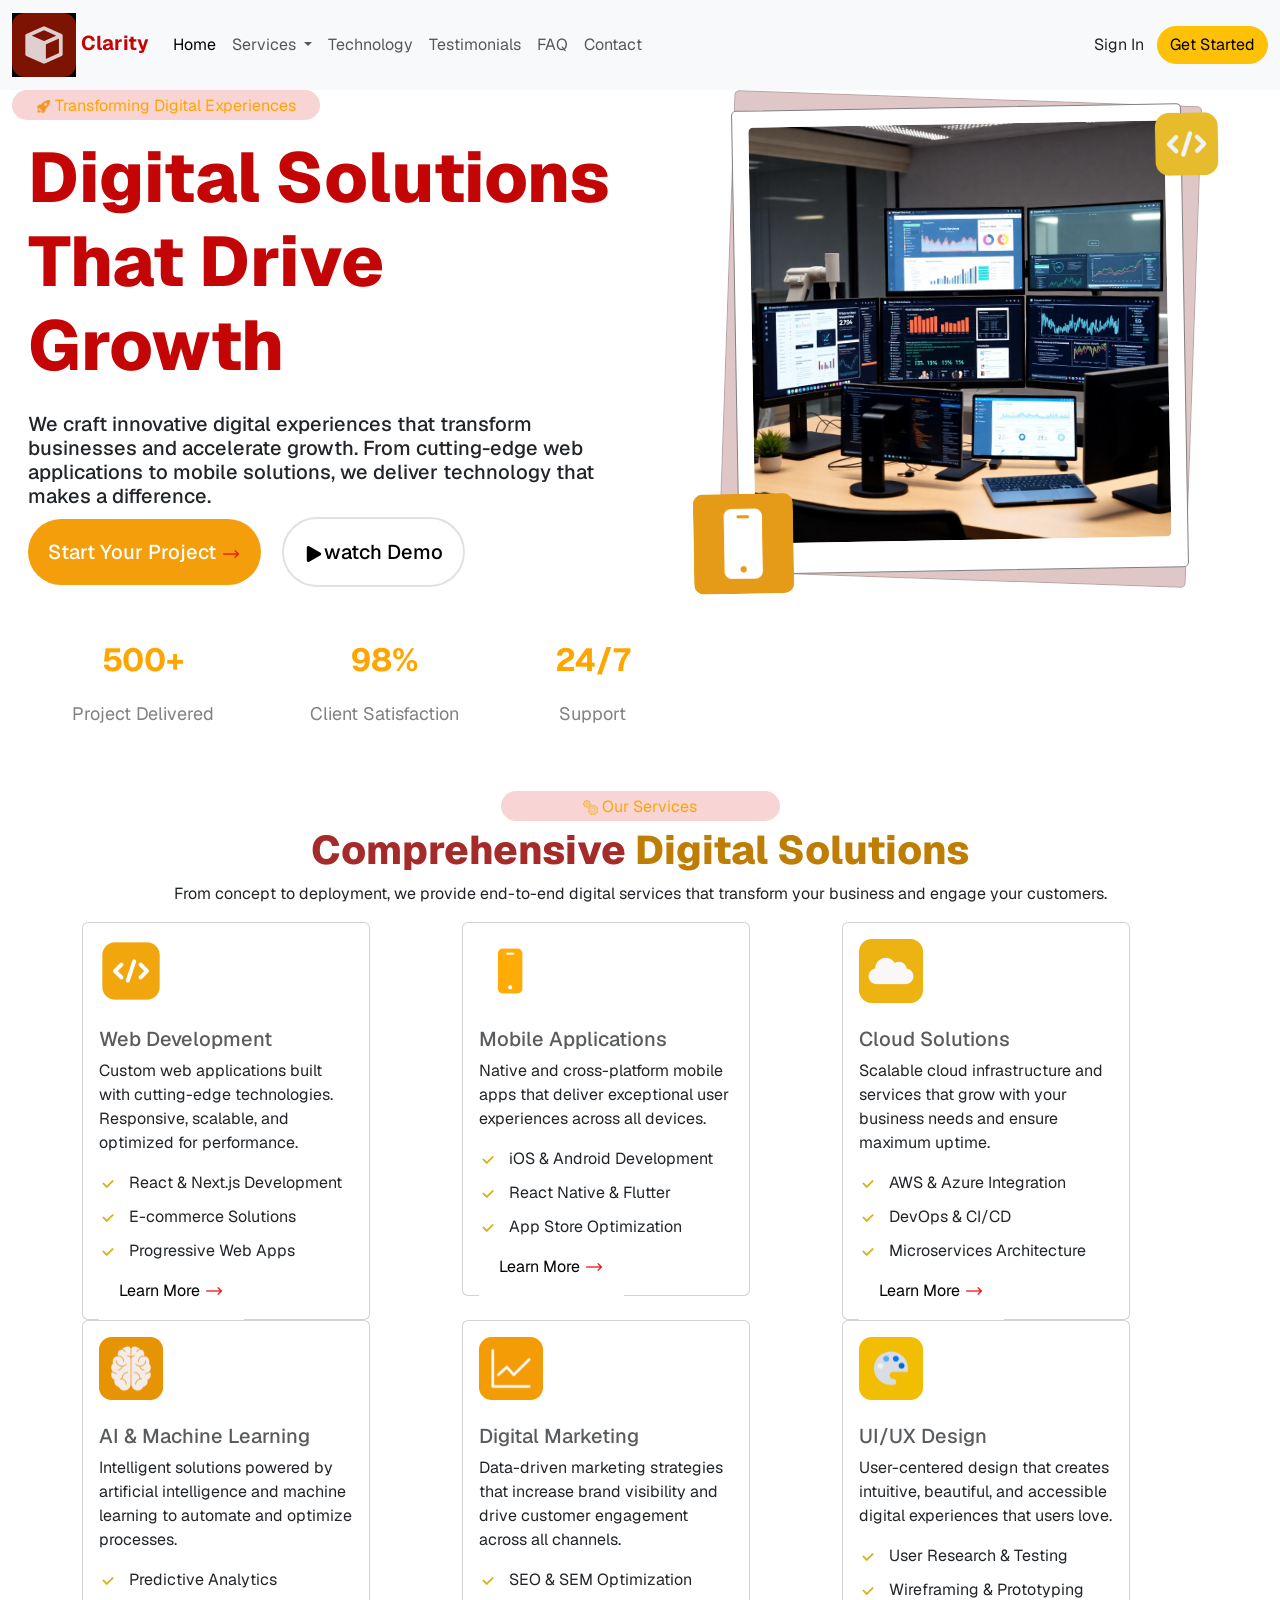
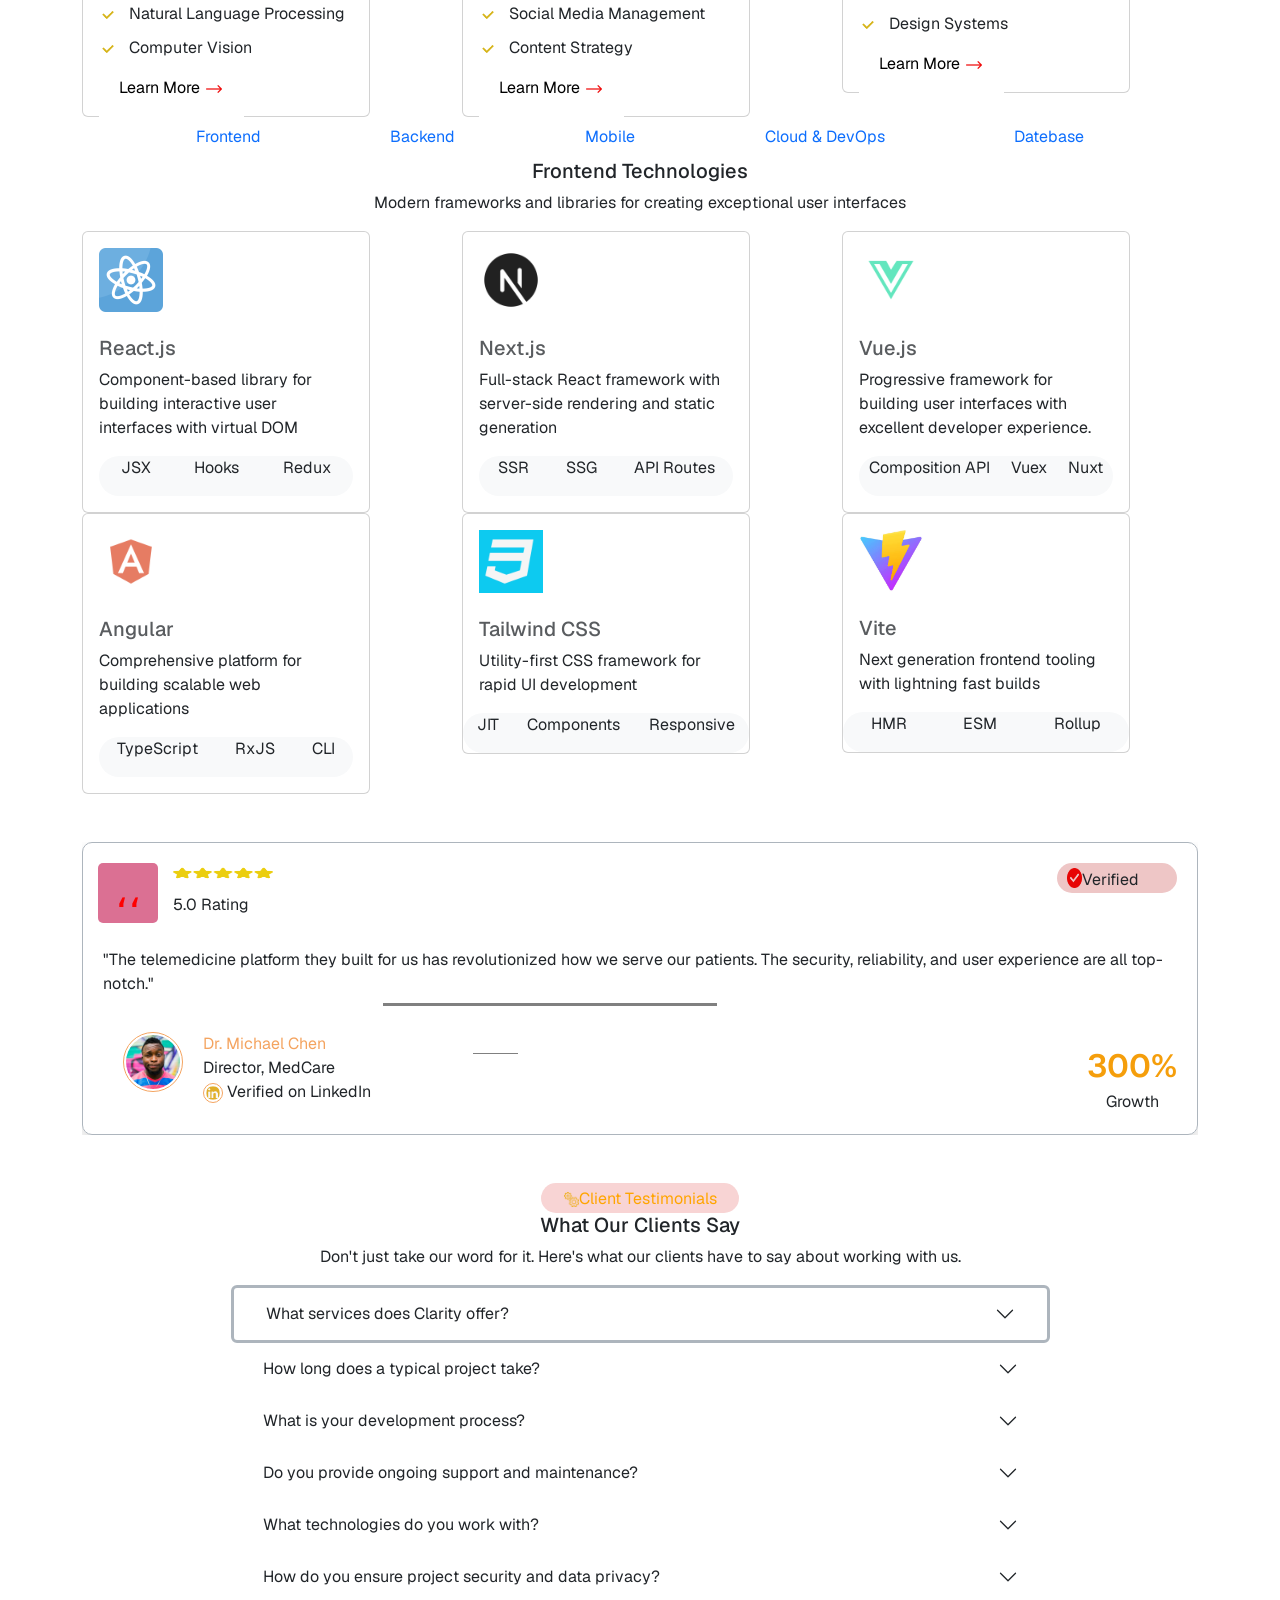
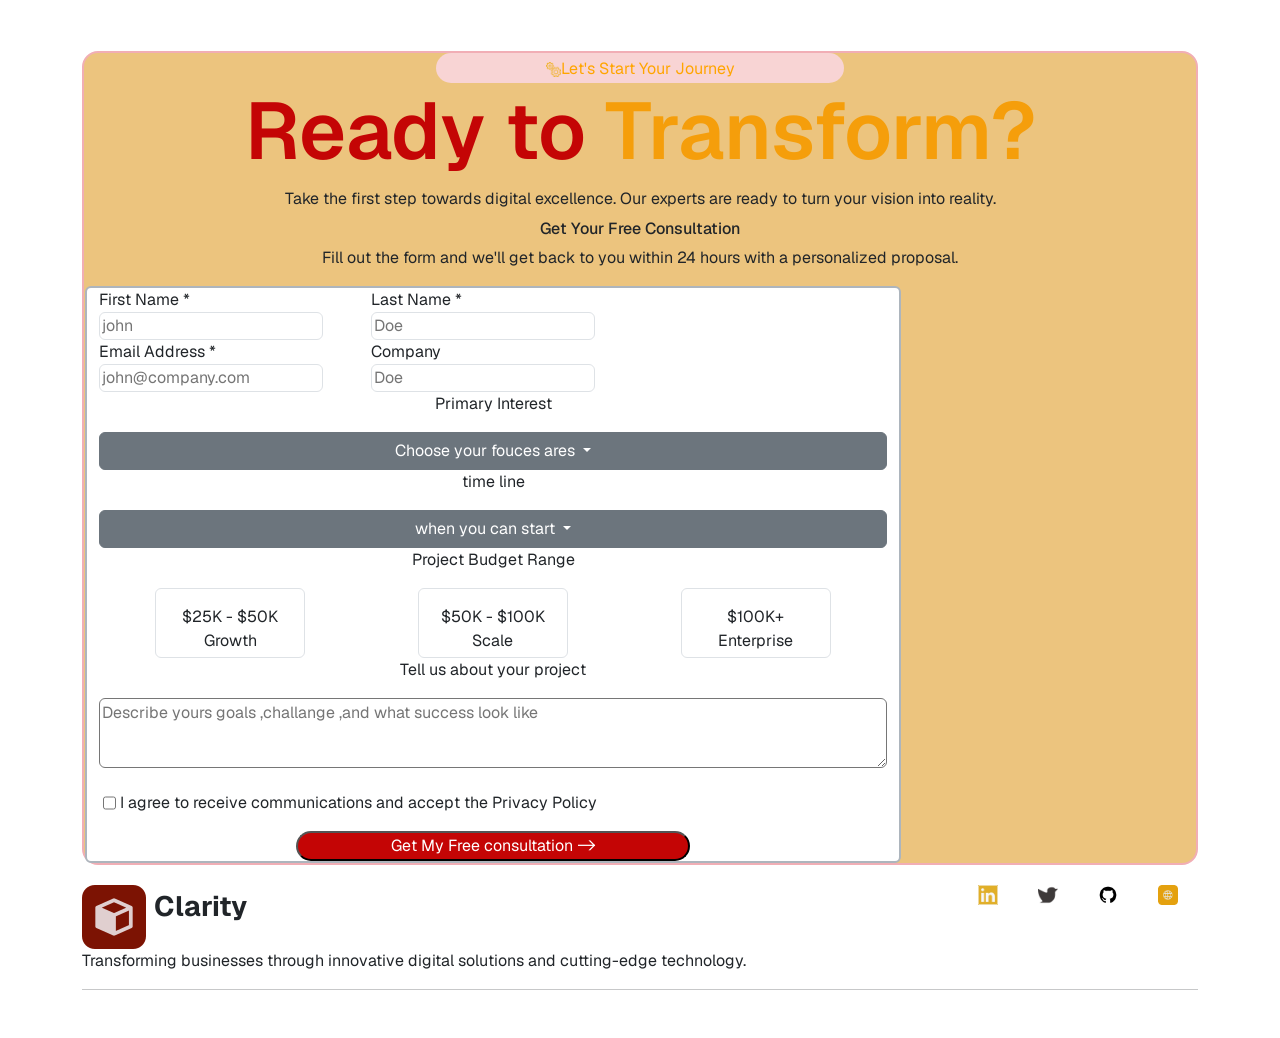
<file: index.html>
<!DOCTYPE html>
<html lang="en">
<head>
    <meta charset="UTF-8">
    <meta name="viewport" content="width=device-width, initial-scale=1.0">
    <link rel="stylesheet" href="bootstrap.css">
    <link rel="stylesheet" href="bootstrap.min.css">
        <link rel="stylesheet" href="style.css">
     <link rel="icon" href="./icon/store.png">
    <title>Clarity-Digital Solutions platform</title>
</head>
<body>
<nav class="navbar navbar-expand-lg bg-body-tertiary">
  <div class="container-fluid">
    <a class="title-f fw-bolder navbar-brand" href="#">
        <img src="./icon/3d (1).png" alt="" srcset="" class="bg-black">
        Clarity</a>
    
    <div class="collapse navbar-collapse" id="navbarSupportedContent">
      <ul class="navbar-nav me-auto mb-2 mb-lg-0">
        <li class="nav-item">
          <a class="nav-link active" aria-current="page" href="#Home" >Home</a>
        </li>
    <li class="nav-item dropdown">

    <a class="nav-link dropdown-toggle"
        href="#"
        role="button"
        data-bs-toggle="dropdown"
        aria-expanded="false">
        Services
    </a>

    <div class="dropdown-menu p-4 shadow border-0" style="min-width:750px;">

        <div class="row">

            <div class="col-md-4 hovera">

                <h5 class="title-f fw-bold mb-3">Development</h5>

                <a href="#" class="text-decoration-none text-dark d-flex mb-3">
                    <img src="./icon/coding.png"
                        class="bg-danger-subtle rounded p-2 me-3"
                        width="50">

                    <div>
                        <h6 class="mb-1">Web Development</h6>
                        <small class="text-muted">
                            Custom web applications & websites
                        </small>
                    </div>
                </a>

                <a href="#" class="text-decoration-none text-dark d-flex mb-3">
                    <img src="./icon/iphone (1).png"
                        class="bg-danger-subtle rounded p-2 me-3"
                        width="50">

                    <div>
                        <h6 class="mb-1">Mobile Apps</h6>
                        <small class="text-muted">
                            iOS & Android native apps
                        </small>
                    </div>
                </a>

                <a href="#" class="text-decoration-none text-dark d-flex">
                    <img src="./icon/color (1).png"
                        class="bg-danger-subtle rounded p-2 me-3"
                        width="50">

                    <div>
                        <h6 class="mb-1">UI / UX Design</h6>
                        <small class="text-muted">
                            User-centered design solutions
                        </small>
                    </div>
                </a>

            </div>

            <div class="col-md-4">

                <h6 class="title-f fw-bold mb-3">Infrastructure & AI</h6>

                <a href="#" class="text-decoration-none text-dark d-flex mb-3">
                    <img src="./icon/cloud.png"
                        class="bg-danger-subtle rounded p-2 me-3"
                        width="50">

                    <div>
                        <h6 class="mb-1">Cloud Solutions</h6>
                        <small class="text-muted">
                            Scalable cloud infrastructure
                        </small>
                    </div>
                </a>

                <a href="#" class="text-decoration-none text-dark d-flex mb-3">
                    <img src="./icon/brainstorm.png"
                        class="bg-danger-subtle rounded p-2 me-3"
                        width="50">

                    <div>
                        <h6 class="mb-1">AI & Machine Learning</h6>
                        <small class="text-muted">
                            Intelligent automation solutions
                        </small>
                    </div>
                </a>

                <a href="#" class="text-decoration-none text-dark d-flex">
                    <img src="./icon/data-base.png"
                        class="bg-danger-subtle rounded p-2 me-3"
                        width="50">

                    <div>
                        <h6 class="mb-1">Data Solutions</h6>
                        <small class="text-muted">
                            Database & analytics platforms
                        </small>
                    </div>
                </a>

            </div>

                        <div class="col-md-4">

                <h6 class="title-f fw-bold mb-3">Marketing</h6>

                <a href="#" class="text-decoration-none text-dark d-flex mb-3">
                    <img src="./icon/chart.png"
                        class="bg-danger-subtle rounded p-2 me-3"
                        width="50">

                    <div>
                        <h6 class="mb-1">Digital Marketing</h6>
                        <small class="text-muted">
                            SEO,SEM & social madia
                        </small>
                    </div>
                </a>

                <a href="#" class="text-decoration-none text-dark d-flex mb-3">
                    <img src="./icon/megaphone.png"
                        class="bg-danger-subtle rounded p-2 me-3"
                        width="50">

                    <div>
                        <h6 class="mb-1">Content Strategy</h6>
                        <small class="text-muted">
                            Engaging content creation
                        </small>
                    </div>
                </a>

                <a href="#" class=" text-decoration-none text-dark ">
                    

                    <div  class="carddec rounded-2" >
                        <h6 class="mb-1">Need help choosing? </h6>
                        <small class="text-muted">
                         Talk to our experts to find the perfect solution for your business.

                        </small>
                        <a href="" class="text-decoration-none">Contant us <img src="./icon/right-arrow (1).png" alt="" srcset="" width="20px"></a>
                    </div>
                </a>

            </div>

        </div>
        
    </div>

    

</li>
      
        </li>
            <li class="nav-item">
          <a class="nav-link" href="#">Technology</a>
        </li>
            <li class="nav-item">
          <a class="nav-link" href="#Testimonials">Testimonials</a>
        </li>
            <li class="nav-item">
          <a class="nav-link" href="#">FAQ</a>
        </li>
            <li class="nav-item">
          <a class="nav-link" href="#">Contact</a>
        </li>
     
      </ul>
      <form class="d-flex">
       <button class="btn btn2 " type="submit">Sign In</button>
        <button class="btn btn-warning rounded-pill  " type="submit">Get Started</button>
      </form>
    </div>
  </div>
</nav>

<div class="container-fluid">

    <div class="row h-100 ">
      <!--left section-->

    <div class="col  col-sm-12  col-lg-6  ">
        <div class="colstic rounded-pill ">
            <img src="./icon/rocket.png" alt="">
            Transforming Digital Experiences</div>

        <div class="card h-100 border border-0 bg-body">
           <div class="card-body  ">
          <h5 class="card-title">Digital Solutions That Drive Growth<h5>
          <p class="card-text py-3">We craft innovative digital experiences that transform businesses and accelerate growth. From cutting-edge web applications to mobile solutions, we deliver technology that makes a difference.</p>
          <a href="#" class="card-link rounded-pill ">Start Your Project <img src="./icon/right-arrow (1).png" alt="" srcset="" ></a>
          <a href="#" class="card-link rounded-pill  border border-2">
            <img src="/icon/play-button-arrowhead.png" alt="" srcset="">watch Demo
          </a>
  </div>
</div>
    </div>
    <!--right section-->
        <div class="fristcard col  col-sm-12  col-lg-6 p-2">
            <div class="pic  pic-1 "><img src="./icon/code (2).png" alt="" srcset=""></div>
            

           <div class="cardback card  h-100 w-75 p-2 ">
             
             
               <div class="topcard bg-white h-100 p-3">  <img src="/img/hero-img-sGwnWbTh.png" class="card-img" alt="..." > </div>
            </div>

            <div class="pic  pic-2"><img src="/icon/iphone (3).png" alt="" srcset=""></div>
        </div>
        <div class="d-flex my-auto g-5"> 
            <div class="colorp p-5 text-center">
                <p>500+</p>
                <p>Project Delivered</p>
            </div>
            <div class="colorp p-5 text-center">
                <p>98%</p>
                <p>Client Satisfaction</p>
            </div>
            <div class="colorp p-5 text-center">
                <p>24/7</p>
                <p>Support</p>
            </div>
        </div>
</div>

<div class="container text-center">
    <div class="colstic rounded-pill mx-auto w-25 ">
        <img src="./icon/settings.png" alt="">
        Our Services
</div>
<h4><span>Comprehensive</span> Digital Solutions
</h4>
<p class="border-light">From concept to deployment, we provide end-to-end digital services that transform your business and engage your customers.
</p>

<div class="row">
    <div class="col  col-sm-12 col-lg-4">
        <div class="card-ser card" style="width: 18rem;">
             <div class="salutioncard card-body text-start">
                    <img src="./icon/code.png" alt="" srcset="" class="w-25">
                    <h5 class="card-subtitle mb-2 text-body-secondary my-4 ">Web Development</h5>
                         <p class="card-text">Custom web applications built with cutting-edge technologies. Responsive, scalable, and optimized for performance.</p>
                         <ul>
                         <li >React & Next.js Development</li>
                         <li>E-commerce Solutions</li>
                         <li>Progressive Web Apps</li>

                         </ul>
                        <a href="#" class="card-link">
                            
                            Learn More
                        <img src="./icon/right-arrow (1).png" alt="">
                        </a>
  </div>
  
</div>
    </div>
        <div class="col  col-sm-12 col-lg-4">
        <div class="card-ser card" style="width: 18rem;">
             <div class="salutioncard card-body text-start">
                    <img src="./icon/iphone (2).png" alt="" srcset="" class="w-25">
                    <h5 class="card-subtitle mb-2 text-body-secondary my-4 ">Mobile Applications</h5>
                         <p class="card-text">Native and cross-platform mobile apps that deliver exceptional user experiences across all devices.</p>
                         <ul>
                         <li >iOS & Android Development</li>
                         <li>React Native & Flutter</li>
                         <li>App Store Optimization</li>

                         </ul>
                        <a href="#" class="card-link">
                            
                            Learn More
                        <img src="./icon/right-arrow (1).png" alt="">
                        </a>
  </div>
  
</div>
    </div>
           <div class="col  col-sm-12 col-lg-4">
        <div class="card-ser card" style="width: 18rem;">
             <div class="salutioncard card-body text-start">
                    <img src="./icon/cloud (2).png" alt="" srcset="" class="w-25">
                    <h5 class="card-subtitle mb-2 text-body-secondary my-4 ">Cloud Solutions</h5>
                         <p class="card-text">Scalable cloud infrastructure and services that grow with your business needs and ensure maximum uptime.

</p>
                         <ul>
                         <li >AWS & Azure Integration</li>
                         <li>DevOps & CI/CD</li>
                         <li>Microservices Architecture</li>

                         </ul>
                        <a href="#" class="card-link">
                            
                            Learn More
                        <img src="./icon/right-arrow (1).png" alt="">
                        </a>
  </div>
  
</div>
    </div>
</div>
<div class="row">
    <div class="col  col-sm-12 col-lg-4">
        <div class="card-ser card" style="width: 18rem;">
             <div class="salutioncard card-body text-start">
                    <img src="./icon/brain.png" alt="" srcset="" class="w-25">
                    <h5 class="card-subtitle mb-2 text-body-secondary my-4 ">AI & Machine Learning</h5>
                         <p class="card-text">Intelligent solutions powered by artificial intelligence and machine learning to automate and optimize processes.

</p>
                         <ul>
                         <li >Predictive Analytics</li>
                         <li>Natural Language Processing</li>
                         <li>Computer Vision</li>

                         </ul>
                        <a href="#" class="card-link">
                            
                            Learn More
                        <img src="./icon/right-arrow (1).png" alt="">
                        </a>
  </div>
  
</div>
    </div>
        <div class="col  col-sm-12 col-lg-4">
        <div class="card-ser card" style="width: 18rem;">
             <div class="salutioncard card-body text-start">
                    <img src="./icon/chart (1).png" alt="" srcset="" class="w-25">
                        <h5 class="card-subtitle mb-2 text-body-secondary my-4 ">Digital Marketing</h5>
                         <p class="card-text">Data-driven marketing strategies that increase brand visibility and drive customer engagement across all channels.</p>
                         <ul>
                         <li >SEO & SEM Optimization</li>
                         <li>Social Media Management</li>
                         <li>Content Strategy</li>

                         </ul>
                        <a href="#" class="card-link">
                            
                            Learn More
                        <img src="./icon/right-arrow (1).png" alt="">
                        </a>
                </div>
  
</div>
              </div>
            <div class="col  col-sm-12 col-lg-4">
                <div class="card-ser card" style="width: 18rem;">
                    <div class="salutioncard card-body text-start">
                          <img src="./icon/color (2).png" alt="" srcset="" class="w-25">
                           <h5 class="card-subtitle mb-2 text-body-secondary my-4 ">UI/UX Design</h5>
                         <p class="card-text">User-centered design that creates intuitive, beautiful, and accessible digital experiences that users love.</p>
                         <ul>
                         <li >User Research & Testing</li>
                         <li>Wireframing & Prototyping</li>
                         <li>Design Systems</li>

                         </ul>
                            <a href="#" class="card-link">
                            
                            Learn More
                            <img src="./icon/right-arrow (1).png"alt="">
                        </a>
                    </div>
                </div>
            </div>
        </div>
</div>
<div class="container contsec">
    <ul class="nav nav-underline justify-content-evenly">
  <li class="nav-item">
    <a class="nav-link "href="#Frontend" id="btnfron">Frontend</a>
  </li>
  <li class="nav-item">
    <a class="nav-link" href="#Backend" id="btnback">Backend</a>
  </li>
  <li class="nav-item">
    <a class="nav-link" href="#mobile" id="btnmob">Mobile</a>
  </li>
  <li class="nav-item">
    <a class="nav-link" href="#Cloud-DevOps" id="btnclou">Cloud & DevOps</a>
  </li>
   <li class="nav-item">
    <a class="nav-link" href="#Datebase"  id="btndate" >Datebase</a>
  </li>
</ul>
<section id="Frontend">
        <div class="row  active text-center">
    <h5>Frontend Technologies
</h5>
<p>Modern frameworks and libraries for creating exceptional user interfaces</p>
              <div class="col  col-sm-12 col-lg-4">
        <div class="card-ser card" style="width: 18rem;">
             <div class="salfront card-body text-start ">
                    <img src="./icon/physics.png" alt="" srcset="" class="w-25">
                    <h5 class="card-subtitle mb-2 text-body-secondary my-4 ">React.js</h5>
                         <p class="card-text">Component-based library for building interactive user interfaces with virtual DOM</p>
                   

                       <div class="d-flex rounded-pill bg-light justify-content-around fs-6  ">
                            <p>JSX</p>
                             <p>Hooks</p>
                             <p>Redux</p>

                         </div>
  </div>
  
</div>
        </div>
          <div class="col  col-sm-12 col-lg-4">
        <div class="card-ser card" style="width: 18rem;">
             <div class="salutioncard card-body text-start">
                    <img src="./icon/nextjs.jpg" alt="" srcset="" class="w-25">
                    <h5 class="card-subtitle mb-2 text-body-secondary my-4 ">Next.js</h5>
                         <p class="card-text">Full-stack React framework with server-side rendering and static generation</p>
                     
                      <div class="d-flex rounded-pill bg-light justify-content-around">
                            <p>SSR</p>
                             <p>SSG</p>
                             <p>API Routes</p>

                         </div>
  </div>
  
</div>
    </div>
      <div class="col  col-sm-12 col-lg-4">
        <div class="card-ser card" style="width: 18rem;">
             <div class="salutioncard card-body text-start">
                    <img src="./icon/vuejs-brands-solid.png" alt="" srcset="" class="w-25">
                    <h5 class="card-subtitle mb-2 text-body-secondary my-4 ">Vue.js</h5>
                         <p class="card-text">Progressive framework for building user interfaces with excellent developer experience.</p>
                      
                         <div class="d-flex rounded-pill bg-light justify-content-around">
                            <p>Composition API
</p>
                             <p>Vuex
</p>
                             <p>Nuxt
</p>

                         </div>
                  
  </div>
  
</div>

</div>
<div class="col  col-sm-12 col-lg-4">
        <div class="card-ser card" style="width: 18rem;">
             <div class="salutioncard card-body text-start">
                    <img src="./icon/angular-brands-solid.png" alt="" srcset="" class="w-25">
                    <h5 class="card-subtitle mb-2 text-body-secondary my-4 ">Angular</h5>
                         <p class="card-text">Comprehensive platform for building scalable web applications</p>
                    
                        
                         <div class="d-flex rounded-pill bg-light justify-content-around">
                            <p>TypeScript</p>
                             <p>RxJS

</p>
                             <p>CLI

</p>

                         </div>
  </div>
  
</div>

</div>
<div class="col  col-sm-12 col-lg-4">
        <div class="card-ser card" style="width: 18rem;">
             <div class="salutioncard card-body text-start">
                    <img src="./icon/css3-brands-solid (1).png" alt="" srcset="" class="w-25 bg-info">
                    <h5 class="card-subtitle mb-2 text-body-secondary my-4 ">Tailwind CSS</h5>
                         <p class="card-text">Utility-first CSS framework for rapid UI development</p>
                      
                        
  </div>
      
                         <div class="d-flex rounded-pill bg-light justify-content-around">
                            <p>JIT</p>
                             <p>Components


</p>
                             <p>Responsive


</p>

                         </div>
  
</div>

</div>
<div class="col  col-sm-12 col-lg-4">
        <div class="card-ser card" style="width: 18rem;">
             <div class="salutioncard card-body text-start">
                    <img src="./icon/images.jpg" alt="" srcset="" class="w-25">
                    <h5 class="card-subtitle mb-2 text-body-secondary my-4 ">Vite</h5>
                         <p class="card-text">Next generation frontend tooling with lightning fast builds</p>
                         
                       
  </div>
  
                         <div class="d-flex rounded-pill bg-light justify-content-around">
                            <p>HMR</p>
                             <p>ESM

</p>
                             <p>Rollup

</p>

                         </div>
  
</div>

</div>
</div>


</section>
<section id="Backend" class="noactive">
  <div class="row text-center ">
    <h5>Backend Technologies
</h5>
<p>Robust server-side technologies for scalable and secure applications</p>
              <div class="col  col-sm-12 col-lg-4">
        <div class="card-ser card" style="width: 18rem;">
             <div class="salutioncard card-body text-start">
                    <img src="./icon/images.png" alt="" srcset="" class="w-25 rounded-2">
                    <h5 class="card-subtitle mb-2 text-body-secondary my-4 ">Node.js</h5>
                         <p class="card-text">JavaScript runtime built on Chrome's V8 engine for server-side development

</p>

                   
  </div>
        <div class="d-flex rounded-pill bg-light justify-content-around">
                            <p>Express.js
</p>
                             <p>NPM


</p>
                             <p>TypeScript


</p>

                         </div>
  
</div>

        </div>
          <div class="col  col-sm-12 col-lg-4">
        <div class="card-ser card" style="width: 18rem;">
             <div class="salutioncard card-body text-start">
                    <img src="./icon/python-brands-solid-full.svg" alt="" srcset="" class="w-25 bg-info rounded-2">
                    <h5 class="card-subtitle mb-2 text-body-secondary my-4 ">Python</h5>
                         <p class="card-text">Versatile programming language with powerful frameworks for web development</p>
                     
                          <div class="d-flex rounded-pill bg-light justify-content-around">
                            <p>Django</p>
                             <p>FastAPI</p>
                             <p>Flask</p>

                         </div>
  </div>
  
</div>
    </div>
      <div class="col  col-sm-12 col-lg-4">
        <div class="card-ser card" style="width: 18rem;">
             <div class="salutioncard card-body text-start">
                    <img src="./icon/icon-icons.png" alt="" srcset="" class="w-25">
                    <h5 class="card-subtitle mb-2 text-body-secondary my-4 ">Golang</h5>
                         <p class="card-text">Fast, statically typed language designed for modern software development</p>
                           <div class="d-flex rounded-pill bg-light justify-content-around">
                            <p>Gin</p>
                             <p>Goroutines
</p>
                             <p>Microservices</p>

                         </div>
                    
  </div>
  
</div>

</div>
<div class="col  col-sm-12 col-lg-4">
        <div class="card-ser card" style="width: 18rem;">
             <div class="salutioncard card-body text-start">
                    <img src="./icon/java.icons (1).png" alt="" srcset="" class="w-25 rounded-2">
                    <h5 class="card-subtitle mb-2 text-body-secondary my-4 ">java</h5>
                         <p>Enterprise-grade platform with robust frameworks for large-scale applications</p>
                  
                         <div class="d-flex rounded-pill bg-light justify-content-around">
                            <p>Spring Boot
</p>
                             <p>Hibernate

</p>
                             <p>Maven</p>

                         </div>
  </div>
  
</div>

</div>
<div class="col  col-sm-12 col-lg-4">
        <div class="card-ser card" style="width: 18rem;">
             <div class="salutioncard card-body text-start">
                    <img src="./icon/not-icons (1).png" alt="" srcset="" class="w-25 bg-info rounded-2">
                    <h5 class="card-subtitle mb-2 text-body-secondary my-4 ">.NET Core
</h5>
                         <p class="card-text">Cross-platform framework for building modern, cloud-based applications

.</p>
                      
                        <div class="d-flex rounded-pill bg-light justify-content-around">
                            <p>C#


</p>
                             <p>Entity Framework



</p>
                             <p>Azure


</p>

                         </div>
  </div>
  
</div>

</div>
<div class="col  col-sm-12 col-lg-4">
        <div class="card-ser card" style="width: 18rem;">
             <div class="salutioncard card-body text-start">
                    <img src="./icon/ruby-icons (1).png" alt="" srcset="" class="w-25 rounded-2">
                    <h5 class="card-subtitle mb-2 text-body-secondary my-4 ">Ruby</h5>
                         <p class="card-text">Dynamic language focused on simplicity and productivity</p>
                       
                      <div class="d-flex rounded-pill bg-light justify-content-around">
                            <p>Rails

</p>
                             <p>Sinatra



</p>
                             <p>RubyGems


</p>

                         </div>
  </div>
  
</div>

</div>
</div>

</section>

<section id="mobile" class="noactive">
  <div class="row text-center">

                           <h5>Mobile Technologies</h5>
<p>Native and cross-platform solutions for iOS and Android development</p>

              <div class="col  col-sm-12 col-lg-4">
        <div class="card-ser card" style="width: 18rem;">
             <div class="salutioncard card-body text-start">
                    <img src="./icon/physics.png" alt="" srcset="" class="w-25 rounded-2">
                    <h5 class="card-subtitle mb-2 text-body-secondary my-4 ">React Native</h5>
                         <p class="card-text">Cross-platform mobile development using React and JavaScript


</p>

                   
  </div>
        <div class="d-flex rounded-pill bg-light justify-content-around">
                            <p>Expo
</p>
                             <p>Navigation


</p>
                             <p>Redux


</p>

                         </div>
  
</div>

        </div>
          <div class="col  col-sm-12 col-lg-4">
        <div class="card-ser card" style="width: 18rem;">
             <div class="salutioncard card-body text-start">
                    <img src="./icon/iphone.png" alt="" srcset="" class="w-25 bg-info rounded-2">
                    <h5 class="card-subtitle mb-2 text-body-secondary my-4 ">Flutter</h5>
                         <p class="card-text">Google's UI toolkit for building natively compiled applications</p>
                     
                          <div class="d-flex rounded-pill bg-light justify-content-around">
                            <p>Dart</p>
                             <p>Widgets</p>
                             <p>Material</p>

                         </div>
  </div>
  
</div>
    </div>
      <div class="col  col-sm-12 col-lg-4">
        <div class="card-ser card" style="width: 18rem;">
             <div class="salutioncard card-body text-start">
                    <img src="./icon/icon-icons (1).png" alt="" srcset="" class="w-25 rounded-2">
                    <h5 class="card-subtitle mb-2 text-body-secondary my-4 ">iOS Native</h5>
                         <p class="card-text">Native iOS development using Swift and Xcode</p>
                           <div class="d-flex rounded-pill bg-light justify-content-around">
                            <p>Swift</p>
                             <p>SwiftUI
</p>
                             <p>Core Data
</p>

                         </div>
                    
  </div>
  
</div>

</div>
<div class="col  col-sm-12 col-lg-4">
        <div class="card-ser card" style="width: 18rem;">
             <div class="salutioncard card-body text-start">
                    <img src="./icon/icon-icons (2).png" alt="" srcset="" class="w-25 rounded-2">
                    <h5 class="card-subtitle mb-2 text-body-secondary my-4 ">Android Native
</h5>
                         <p>Native Android development using Kotlin and Android Studio</p>
                  
                         <div class="d-flex rounded-pill bg-light justify-content-around">
                            <p>Kotlin

</p>
                             <p>Jetpack

</p>
                             <p>Room
</p>

                         </div>
  </div>
  
</div>

</div>
<div class="col  col-sm-12 col-lg-4">
        <div class="card-ser card" style="width: 18rem;">
             <div class="salutioncard card-body text-start">
                    <img src="./icon/code (1).png" alt="" srcset="" class="w-25 bg-info rounded-2">
                    <h5 class="card-subtitle mb-2 text-body-secondary my-4 ">Xamarin
</h5>
                         <p class="card-text">Microsoft's cross-platform solution using C# and .NET



.</p>
                      
                        <div class="d-flex rounded-pill bg-light justify-content-around">
                            <p>C#


</p>
                             <p>Entity Framework



</p>
                             <p>Azure


</p>

                         </div>
  </div>
  
</div>

</div>
<div class="col  col-sm-12 col-lg-4">
        <div class="card-ser card" style="width: 18rem;">
             <div class="salutioncard card-body text-start">
                    <img src="./icon/internet.png" alt="" srcset="" class="w-25 rounded-2">
                    <h5 class="card-subtitle mb-2 text-body-secondary my-4 ">PWA
</h5>
                         <p class="card-text">Microsoft's cross-platform solution using C# and .NET</p>
                       
                      <div class="d-flex rounded-pill bg-light justify-content-around">
                            <p>Service Worker


</p>
                             <p>Manifest




</p>
                             <p>Offline



</p>

                         </div>
  </div>
  
</div>

</div>
</div>

</section>

<section id="Cloud-DevOps" class="noactive">
  <div class="row text-center">

                           <h5>Cloud & DevOps</h5>
<p>Modern cloud infrastructure and deployment technologies</p>

              <div class="col  col-sm-12 col-lg-4">
        <div class="card-ser card" style="width: 18rem;">
             <div class="salutioncard card-body text-start">
                    <img src="./icon/amz-icons (3).png" alt="" srcset="" class="w-25 rounded-2">
                    <h5 class="card-subtitle mb-2 text-body-secondary my-4 ">Amazon AWS</h5>
                         <p class="card-text">Comprehensive cloud computing platform with extensive services</p>

                   
  </div>
        <div class="d-flex rounded-pill bg-light justify-content-around">
                            <p>EC2
</p>
                             <p>Lambda



</p>
                             <p>S3


</p>

                         </div>
  
</div>

        </div>
          <div class="col  col-sm-12 col-lg-4">
        <div class="card-ser card" style="width: 18rem;">
             <div class="salutioncard card-body text-start">
                    <img src="./icon/micro-icons (2).png" alt="" srcset="" class="w-25 bg-info rounded-2">
                    <h5 class="card-subtitle mb-2 text-body-secondary my-4 ">Microsoft Azure</h5>
                         <p class="card-text">Enterprise cloud platform with integrated development tools
</p>
                     
                          <div class="d-flex rounded-pill bg-light justify-content-around">
                            <p>App Service
</p>
                             <p>Functions
</p>
                             <p>DevOps
</p>

                         </div>
  </div>
  
</div>
    </div>
      <div class="col  col-sm-12 col-lg-4">
        <div class="card-ser card" style="width: 18rem;">
             <div class="salutioncard card-body text-start">
                    <img src="./icon/goo-icons (3).png" alt="" srcset="" class="w-25 rounded-2">
                    <h5 class="card-subtitle mb-2 text-body-secondary my-4 ">Google Cloud</h5>
                         <p class="card-text">Google's cloud computing platform with AI and ML capabilities</p>
                           <div class="d-flex rounded-pill bg-light justify-content-around">
                            <p>Compute Engine
</p>
                             <p>Cloud Run

</p>
                             <p>BigQuery

</p>

                         </div>
                    
  </div>
  
</div>

</div>
<div class="col  col-sm-12 col-lg-4">
        <div class="card-ser card" style="width: 18rem;">
             <div class="salutioncard card-body text-start">
                    <img src="./icon/docker_icon_146192.png" alt="" srcset="" class="w-25 rounded-2">
                    <h5 class="card-subtitle mb-2 text-body-secondary my-4 ">Docker

</h5>
                         <p>Containerization platform for consistent application deployment

</p>
                  
                         <div class="d-flex rounded-pill bg-light justify-content-around">
                            <p>Containers


</p>
                             <p>Images


</p>
                             <p>Compose

</p>

                         </div>
  </div>
  
</div>

</div>
<div class="col  col-sm-12 col-lg-4">
        <div class="card-ser card" style="width: 18rem;">
             <div class="salutioncard card-body text-start">
                <div class="iconk1">K8s</div>
                    <h5 class="card-subtitle mb-2 text-body-secondary my-4 ">Kubernetes

</h5>
                         <p class="card-text">Microsoft's cross-platform solution using C# and .NET



.</p>
                      
                        <div class="d-flex rounded-pill bg-light justify-content-around">
                            <p>Pods


</p>
                             <p>Services




</p>
                             <p>Helm


</p>

                         </div>
  </div>
  
</div>

</div>
<div class="col  col-sm-12 col-lg-4">
        <div class="card-ser card" style="width: 18rem;">
             <div class="salutioncard card-body text-start">
                    <img src="./icon/icons8-travis-ci-100.png" alt="" srcset="" class="w-25 rounded-2">
                    <h5 class="card-subtitle mb-2 text-body-secondary my-4 ">CI/CD Pipeline

</h5>
                         <p class="card-text">Automated build, test, and deployment workflows

</p>
                       
                      <div class="d-flex rounded-pill bg-light justify-content-around">
                            <p>Jenkins


</p>
                             <p>GitHub Actions





</p>
                             <p>GitLab CI




</p>

                         </div>
  </div>
  
</div>

</div>
</div>

</section>


<section id="Datebases" class="noactive">
  <div class="row text-center">

                           <h5>Cloud & DevOps</h5>
<p>Modern cloud infrastructure and deployment technologies</p>

              <div class="col  col-sm-12 col-lg-4">
        <div class="card-ser card" style="width: 18rem;">
             <div class="salutioncard card-body text-start">
                    <img src="./icon/database-icons (3).png" alt="" srcset="" class="w-25 rounded-2">
                    <h5 class="card-subtitle mb-2 text-body-secondary my-4 ">PostgreSQL</h5>
                         <p class="card-text">Advanced open-source relational database with JSON support

</p>

                   
  </div>
        <div class="d-flex rounded-pill bg-light justify-content-around">
                            <p>ACID
</p>
                             <p>JSON




</p>
                             <p>Extensions



</p>

                         </div>
  
</div>

        </div>
          <div class="col  col-sm-12 col-lg-4">
        <div class="card-ser card" style="width: 18rem;">
             <div class="salutioncard card-body text-start">
                    <div class="iconk1">Mongo</div>
                    <h5 class="card-subtitle mb-2 text-body-secondary my-4 ">MongoDB</h5>
                         <p class="card-text">Flexible NoSQL document database for modern applications
</p>
                     
                          <div class="d-flex rounded-pill bg-light justify-content-around">
                            <p>Documents
</p>
                             <p>Aggregation

</p>
                             <p>Sharding

</p>

                         </div>
  </div>
  
</div>
    </div>
      <div class="col  col-sm-12 col-lg-4">
        <div class="card-ser card" style="width: 18rem;">
             <div class="salutioncard card-body text-start">
                    <img src="./icon/fire-flame-curved.png" alt="" srcset="" class="w-25 rounded-2">
                    <h5 class="card-subtitle mb-2 text-body-secondary my-4 ">Redis</h5>
                         <p class="card-text">In-memory data structure store for caching and real-time applications

</p>
                           <div class="d-flex rounded-pill bg-light justify-content-around">
                            <p>Cache
</p>
                             <p>Pub/Sub

</p>
                             <p>Streams

</p>

                         </div>
                    
  </div>
  
</div>

</div>
<div class="col  col-sm-12 col-lg-4">
        <div class="card-ser card" style="width: 18rem;">
             <div class="salutioncard card-body text-start">
                    <img src="./icon/data.icons (3).png" alt="" srcset="" class="w-25 rounded-2">
                    <h5 class="card-subtitle mb-2 text-body-secondary my-4 ">MySQL

</h5>
                         <p>Popular open-source relational database management system

</p>
                  
                         <div class="d-flex rounded-pill bg-light justify-content-around">
                            <p>InnoDB


</p>
                             <p>Replication



</p>
                             <p>Clustering


</p>

                         </div>
  </div>
  
</div>

</div>
<div class="col  col-sm-12 col-lg-4">
        <div class="card-ser card" style="width: 18rem;">
             <div class="salutioncard card-body text-start">
                <img src="./icon/chart.png" alt="" class="w-25">
                    <h5 class="card-subtitle mb-2 text-body-secondary my-4 ">Elasticsearch

</h5>
                         <p class="card-text">Distributed search and analytics engine for complex queries.</p>
                      
                        <div class="d-flex rounded-pill bg-light justify-content-around">
                            <p>Search


</p>
                             <p>Analytics




</p>
                             <p>Kibana


</p>

                         </div>
  </div>
  
</div>

</div>
<div class="col  col-sm-12 col-lg-4">
        <div class="card-ser card" style="width: 18rem;">
             <div class="salutioncard card-body text-start">
                    <img src="./icon/icons8-graphql-50.png" alt="" srcset="" class="w-25 rounded-2">
                    <h5 class="card-subtitle mb-2 text-body-secondary my-4 ">GraphQL

</h5>
                         <p class="card-text">Query language and runtime for APIs with flexible data fetching

</p>
                       
                      <div class="d-flex rounded-pill bg-light justify-content-around">
                            <p>Schema


</p>
                             <p>Resolvers





</p>
                             <p>Apollo




</p>

                         </div>
  </div>
  
</div>

</div>
</div>

</section>
</div>
</div>

<div class="container my-5 " id="testmony">
    <div id="carouselExampleSlidesOnly" class="carousel slide" data-bs-ride="carousel">
        <div class="carousel-inner">
           <div class="carousel-item active">
           <div class="review border border-1 border-dark-subtle   shadow  d-block w-100">
            <div class=" d-flex justify-content-between ">
                <div class="d-flex">
                    <div class="coma">،،</div>
                <div class="">

                <div class="start ">
                     <img src="./icon/rating.png" alt="" class=" m-0 p-0">
                <p class="m-0">5.0 Rating</p>
                </div>
              </div>

                </div>
                <div class="varif rounded-pill"><img src="./icon/checked.png" alt="" >Verified</div>
             </div>

            <p>"The telemedicine platform they built for us has revolutionized how we serve our patients. The security, reliability, and user experience are all top-notch."</p>

            <div class="idbar d-flex justify-content-between">
                <div class="idcard">
                <img src="./img/avatar-1.jpg" alt="">

                <div class="idtag">
                    <div class="name">Dr. Michael Chen</div>
                    <div class="">Director, MedCare</div>
                    <div class="varited">
                        <img src="./icon/linkedin.icons (3).png" alt="">
                        Verified on LinkedIn
                    </div>

                </div>
                </div>
                <div class="sidenot d-block">
                <div class=" num">300%</div>
                <div class="">Growth</div> </div>
            </div>
        </div>
    </div>
    <div class="carousel-item">
   <div class="review border border-1 border-dark-subtle   shadow  d-block w-100">
            <div class=" d-flex justify-content-between ">
                <div class="d-flex">
                    <div class="coma">،،</div>
                    <div class="">

                        <div class="start ">
                     <img src="./icon/rating.png" alt=""class="m-0 p-0">
                           <p class="m-0">5.0 Rating</p>
                         </div>
                    </div>

                </div>
                <div class="varif rounded-pill"><img src="./icon/checked.png" alt="" >  Verified
                </div>
            </div>

            <p>"Working with Clarity was a game-changer. Their mobile banking app exceeded all our expectations and has processed over $1 billion in transactions."</p>

            <div class="idbar d-flex justify-content-between">
                <div class="idcard">
                <img src="./img/avatar-2.jpg" alt="">

                <div class="idtag">
                    <div class="name">Eslam Salah</div>
                    <div class="">CTO, FinanceFlow</div>
                    <div class="varited">
                        <img src="./icon/linkedin.icons (3).png" alt="">
                        Verified on LinkedIn

                    </div>
                </div>
                </div>

            </div>
                <div class="sidenot d-block">
                <div class=" num">            300%</div>
                <div class="">Growth</div>
             </div>
            </div>    </div>
    <div class="carousel-item">
   <div class="review border border-1 border-dark-subtle   shadow  d-block w-100">
            <div class=" d-flex justify-content-between ">
                <div class="d-flex">
                    <div class="coma">،،</div>
                   <div class="">

                    <div class="start ">
                     <img src="./icon/rating.png" alt="" class=" m-0 p-0">
                          <p class="m-0">5.0 Rating</p>
                    </div>
                </div>

                </div>
                <div class="varif rounded-pill"><img src="./icon/checked.png" alt="" >  Verified</div>
             </div>

            <p>"Their cloud migration service was flawless. Zero downtime, improved performance, and significant cost savings. The team's expertise is unmatched."</p>

            <div class="idbar d-flex justify-content-between">
                <div class="idcard">
                <img src="./img/avatar-3.jpg" alt="">

                    <div class="idtag">
                         <div class="name">James Wilson</div>
                          <div class="">VP of Operations, TechCorp</div>
                          <div class="varited">
                        <img src="./icon/linkedin.icons (3).png" alt="">
                        Verified on LinkedIn</div>

                    </div>
                <div class="sidenot d-block ">
                <div class=" num">            300%</div>
                <div class="">Growth</div> </div>
                </div>
        </div>

  </div>
</div>

</div>













<div class="container mx-auto my-5" id="Testimonials">
<div class="row w-75 mx-auto">
    <div class="col text-center ">
        <div class="colstic rounded-pill mx-auto w-25 ">
        <img src="./icon/settings.png" alt="">Client Testimonials</div>
<h5><span>What Our</span> Clients Say
</h5>
<p class="border-light">Don't just take our word for it. Here's what our clients have to say about working with us.
</p>
    </div>
    <div class="accordion accordion-flush border border-3 border-dark-subtle rounded-2 " id="accordionFlushExample">
  <div class="accordion-item">
    <h2 class="accordion-header text-center">
      <button class="accordion-button collapsed" type="button" data-bs-toggle="collapse" data-bs-target="#flush-collapseOne" aria-expanded="false" aria-controls="flush-collapseOne">
What services does Clarity offer? 
     </button>
    </h2>
    <div id="flush-collapseOne" class="accordion-collapse collapse" data-bs-parent="#accordionFlushExample">
      <div class="accordion-body">We offer a comprehensive range of digital services including web development, mobile applications, cloud solutions, AI & machine learning, digital marketing, and UI/UX design. Our team specializes in creating custom solutions tailored to your specific business needs, from initial concept through to deployment and ongoing support.


</div>
    </div>
  </div>
    </div>

    
    <div class="accordion accordion-flush " id="accordionFlushExample">
  <div class="accordion-item">
    <h2 class="accordion-header text-center">
      <button class="accordion-button collapsed" type="button" data-bs-toggle="collapse" data-bs-target="#flush-collapsetwo" aria-expanded="false" aria-controls="flush-collapseOne">
How long does a typical project take?     </button>
    </h2>
    <div id="flush-collapsetwo" class="accordion-collapse collapse" data-bs-parent="#accordionFlushExample">
      <div class="accordion-body">Project timelines vary based on complexity and scope. A simple website might take 4-6 weeks, while a complex web application or mobile app could take 3-6 months. We provide detailed project timelines during our initial consultation and keep you updated throughout the development process with regular milestones and deliverables.





</div>
    </div>
  </div>
  
    </div>

  <div class="accordion accordion-flush " id="accordionFlushExample">
  <div class="accordion-item">
    <h2 class="accordion-header text-center">
      <button class="accordion-button collapsed" type="button" data-bs-toggle="collapse" data-bs-target="#flush-collapsethree" aria-expanded="false" aria-controls="flush-collapsethree">
What is your development process?    </button>
    </h2>
    <div id="flush-collapsethree" class="accordion-collapse collapse" data-bs-parent="#accordionFlushExample">
      <div class="accordion-body">
        <p>We follow an agile development methodology that includes:</p>
        <ul>
        <li>Discovery & Planning: Understanding your requirements and goals
</li>
        <li>Design: Creating wireframes and visual designs
</li>
        <li>Development: Building your solution with regular updates
</li>
        <li>Testing: Rigorous QA and user testing
</li>
        <li>Deployment: Launch and ongoing support

</li>
</ul>



</div>
    </div>
  </div>
  
    </div>

      <div class="accordion accordion-flush " id="accordionFlushExample">
  <div class="accordion-item">
    <h2 class="accordion-header text-center">
      <button class="accordion-button collapsed" type="button" data-bs-toggle="collapse" data-bs-target="#flush-collapsefour" aria-expanded="false" aria-controls="flush-collapsefour">
Do you provide ongoing support and maintenance?    </button>
    </h2>
    <div id="flush-collapsefour" class="accordion-collapse collapse" data-bs-parent="#accordionFlushExample">
      <div class="accordion-body">
        <p>Yes! We offer comprehensive support and maintenance packages to ensure your solution continues to perform optimally. This includes bug fixes, security updates, performance optimization, feature enhancements, and technical support. We can customize a maintenance plan that fits your specific needs and budget.


</p>




</div>
    </div>
  </div>
  
    </div>

       <div class="accordion accordion-flush " id="accordionFlushExample">
  <div class="accordion-item">
    <h2 class="accordion-header text-center">
      <button class="accordion-button collapsed" type="button" data-bs-toggle="collapse" data-bs-target="#flush-collapsefour" aria-expanded="false" aria-controls="flush-collapsefour">
What technologies do you work with?   </button>
    </h2>
    <div id="flush-collapsefour" class="accordion-collapse collapse" data-bs-parent="#accordionFlushExample">
      <div class="accordion-body">
        <p>We work with cutting-edge technologies across the full stack. For frontend, we use React, Vue.js, Angular, and Next.js. Our backend expertise includes Node.js, Python, Golang, and Java. We're proficient in cloud platforms like AWS, Azure, and Google Cloud, and work with both SQL and NoSQL databases. We always choose the best technology stack for your specific project requirements.


</p>




</div>
    </div>
  </div>
  
    </div>

    
       <div class="accordion accordion-flush " id="accordionFlushExample">
  <div class="accordion-item">
    <h2 class="accordion-header text-center">
      <button class="accordion-button collapsed" type="button" data-bs-toggle="collapse" data-bs-target="#flush-collapsefour" aria-expanded="false" aria-controls="flush-collapsefour">
How do you ensure project security and data privacy?   </button>
    </h2>
    <div id="flush-collapsefour" class="accordion-collapse collapse" data-bs-parent="#accordionFlushExample">
      <div class="accordion-body">
        <p>Security is our top priority. We implement industry-standard security practices including encryption, secure authentication, regular security audits, and compliance with data protection regulations (GDPR, HIPAA, etc.). All our developers sign NDAs, and we use secure development practices throughout the entire project lifecycle. We also provide security documentation and training for your team.


</p>




</div>
    </div>
  </div>
  
    </div>
</div>
</div>

<div class="container joinus mx-auto border border-2 border-danger-subtle rounded-4 ">
<div class="row w-75 mx-auto text-center">
        <div class="colstic rounded-pill mx-auto w-50 ">
        <img src="./icon/settings.png" alt="">Let's Start Your Journey
</div>
<h5><span>Ready to
</span> Transform?

</h5>
<p class="border-light mb-2">Take the first step towards digital excellence. Our experts are ready to turn your vision into reality.

</p>
<h6>Get Your Free Consultation
    </h6>
<p>Fill out the form and we'll get back to you within 24 hours with a personalized proposal.
</p>
<div class="leftside border border-2 border-dark-subtle rounded-2   h-75 ">
    
<form action="" class=" ">
    <div class="d-flex gap-5 w-100">
    <div class="d-block">
    <div class="text-start">First Name *</div>
   <input type="text" placeholder="john " class="form1 border border-none rounded-2 w-100">
   </div>
   <div class="d-block">
   <div class="text-start">Last Name *</div>
   <input type="text" placeholder="Doe" class="form1 border border-none rounded-2 ">
   </div>
   </div>
  <div class="d-flex gap-5">
    <div class="d-block">
    <div class="text-start">Email Address *</div>
   <input type="email" placeholder="john@company.com " class="form1 border border-none rounded-2 ">
   </div>
   <div class="d-block">
   <div class="text-start ">Company</div>
   <input type="text" placeholder="Doe" class="form1 border border-none rounded-2">
   </div>
   </div>
   
   <p>Primary Interest</p>
<div class="btn-group w-100">
  <button type="button" class="btn btn-secondary dropdown-toggle" data-bs-toggle="dropdown" data-bs-display="static" aria-expanded="false">
    Choose your fouces ares
  </button>
  <ul class="dropdown-menu dropdown-menu-end dropdown-menu-lg-start">
    <li><button class="dropdown-item" type="button">web development</button></li>
    <li><button class="dropdown-item" type="button">Mobile Applications</button></li>
    <li><button class="dropdown-item" type="button">AI & Machine Learning
</button></li>
<li><button class="dropdown-item" type="button">Digital Marketing

</button></li>
<li><button class="dropdown-item" type="button">Cloud & DevOps

</button></li>
  </ul>
</div>
<p>time line</p>
<div class="btn-group w-100">
  <button type="button" class="btn btn-secondary dropdown-toggle" data-bs-toggle="dropdown" data-bs-display="static" aria-expanded="false">
when you can start   </button>
  <ul class="dropdown-menu dropdown-menu-end dropdown-menu-lg-start">
    <li><button class="dropdown-item" type="button">immediatly</button></li>
    <li><button class="dropdown-item" type="button"> within months</button></li>
    <li><button class="dropdown-item" type="button">within 3 months
</button></li>
<li><button class="dropdown-item" type="button">within 6 months

</button></li>
<li><button class="dropdown-item" type="button">just explor option

</button></li>
  </ul>

</div>

</form>
<div>
                <p>Project Budget Range</p>

    <div class=" d-flex justify-content-around ">
        <div class="chov text-center border border-1 rounded-2  pt-3 ">
            <div>$25K - $50K</div>
                   Growth
        </div>
                <div class="chov text-center border border-1 rounded-2  pt-3 ">
                    <div>$50K - $100K</div>
            Scale
        </div>

        <div class="chov text-center border border-1 rounded-2  pt-3 ">
          <div>$100K+</div> 
            Enterprise
        
        </div>
    </div>
    <p>Tell us about your project</p>
    <textarea name="" id="" placeholder="Describe yours goals ,challange ,and what success look like" class="chov w-100 rounded-2"></textarea>
<div class="d-flex align-bottom">
    <input type="checkbox" name="" id="" class="mx-1">
    <p class="pt-3">I agree to receive communications and accept the Privacy Policy</p>
    </div>
      <button class="color w-50 my-auto rounded-pill" onclick="alert(`Thank you for your message! We'll get back to you soon.`)">Get My Free consultation -></button>

</div>
</div>
</div>
</div>
<footer>
    <div class="d-flex fs-3 fw-bolder justify-content-between">
        <div class="d-flex gap-2">
            <img src="./icon/3d (1).png" alt="">
        <p>Clarity</p>
        </div>
        
        <div class="acc">
            <img src="./icon/linkedin.icons (3).png" alt="" srcset="">
            <img src="./icon/twater-icons (3).png" alt="">
            <img src="./icon/github_logo_icon_206752.png" alt="">
            <img src="./icon/internet.png" alt="">

        </div>
    </div>
    <p>Transforming businesses through innovative digital solutions and cutting-edge technology.</p>
    <hr>
</footer>
  <script src="./slide.js"></script>

  <script src="./bootstrap.bundle.min.js"></script>
</body>
</html>
</file>
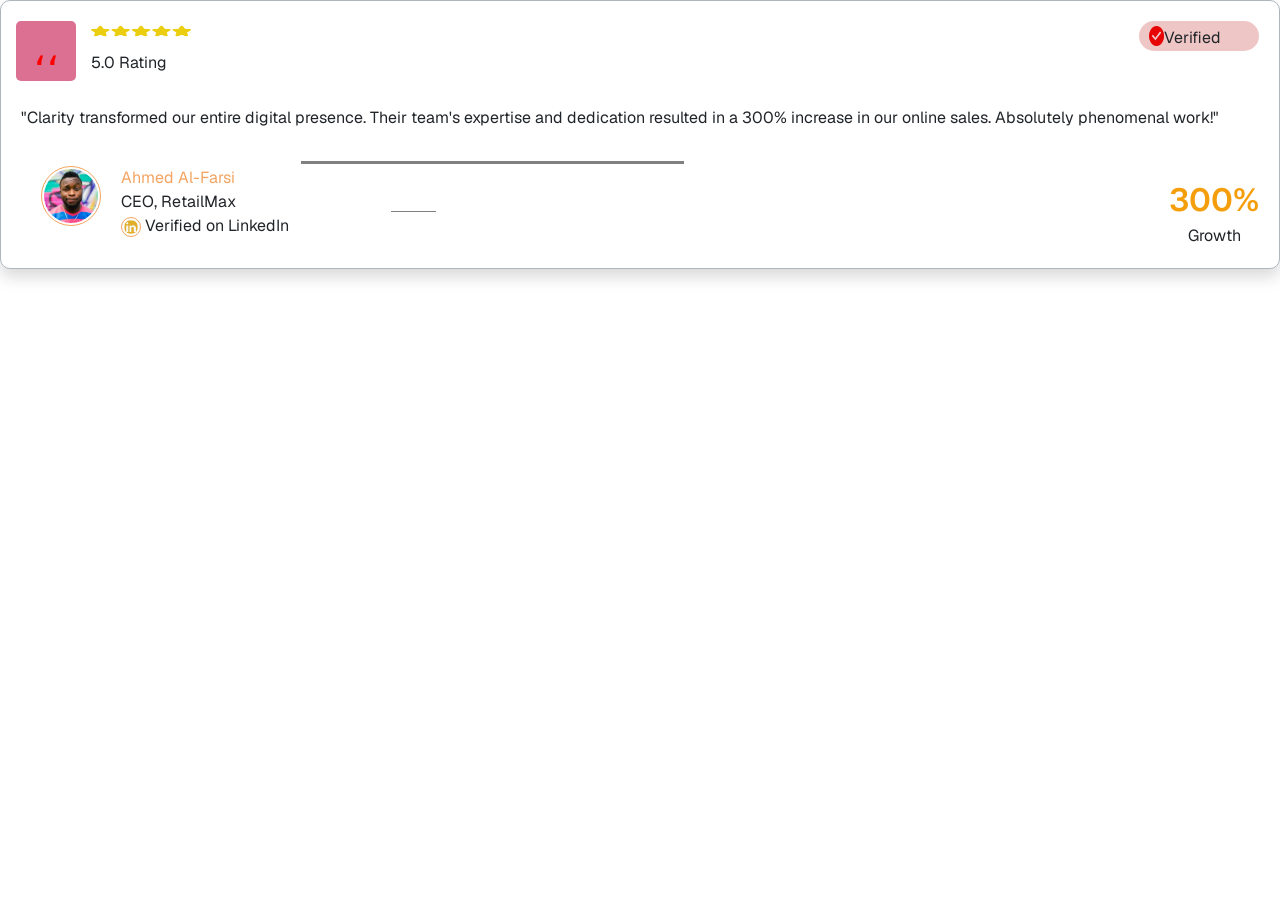
<file: ind.html>
<!DOCTYPE html>
<html lang="en">
<head>
    <meta charset="UTF-8">
    <meta name="viewport" content="width=device-width, initial-scale=1.0">
    <title>Document</title>
      <link rel="stylesheet" href="bootstrap.css">
    <link rel="stylesheet" href="bootstrap.min.css">
    <link rel="stylesheet" href="style.css">
</head>
<body>

       <div class="review border border-1 border-dark-subtle   shadow  d-block w-100">
            <div class=" d-flex justify-content-between ">
                <div class="d-flex">
                    <div class="coma">،،</div>
                <div class="">

                <div class="start ">
                     <img src="./icon/rating.png" alt="" class=" m-0 p-0">
                <p class="m-0">5.0 Rating</p>
                </div>
              </div>

                </div>
                <div class="varif rounded-pill"><img src="./icon/checked.png" alt="" >  Verified</div>
             </div>

            <p>"Clarity transformed our entire digital presence. Their team's expertise and dedication resulted in a 300% increase in our online sales. Absolutely phenomenal work!"</p>

            <div class="idbar d-flex justify-content-between">
                <div class="idcard">
                <img src="./img/avatar-1.jpg" alt="">

                <div class="idtag">
                    <div class="name">Ahmed Al-Farsi</div>
                    <div class="">CEO, RetailMax</div>
                    <div class="varited">
                        <img src="./icon/linkedin.icons (3).png" alt="">
                        Verified on LinkedIn</div>

                </div>
                </div>
                <div class="sidenot d-block
                ">
                <div class=" num">            300%</div>
                <div class="">Growth</div>
             </div>
            </div>


            
            
</body>
</html>
</file>
<file: style.css>
@font-face {
    font-family: "Geist";
    src: url(/font/Geist/Geist-VariableFont_wght.ttf);
}


body{
        font-family: "Geist";

}


.navbar .nav-link 
{
 position: relative;

}

.navbar .nav-link:hover{
    color:#F59E0B;

}
.navbar .nav-link:hover::after
{
    position: absolute;
    top:35px;
    left:40px ;
    content: "";
    width: 65px;
    height: 2.5px;
    color:#F59E0B;
    transform: translateX(-50%);
    transition: width .3s;

}

.dropdown-item{
    width: 300px;
    padding-top: 50px;
    padding: 20px;

}
.dropdown-menu h6:hover{

        color:#F59E0B;


}


.dropdown-item img{
    width: 10px;
}
.listitem img{
        width: 10%;

}

.carddec{
    padding: 10px;
    background-color: #f7b7b7;
}

#item-tab{
    width: 35%;
    margin-inline: 20px;
}




.btn2:hover{
    color: #F59E0B;
}

.title-f{

    color: #c40505;
}

.card-title{
    font-size: 70px;
    font-weight:800;
        color: #c40505;

}

.card-link {
 background-color:#F59E0B;
 padding: 10px;

}
.card-link img{
    width: 15px;
}
.fristcard{
    transform: rotate(-1deg);
    border-radius: 5px;
    z-index: -1;
    position: relative;

}
.cardback{
        position: relative;
    z-index: -1;
    width: 90%;
    margin: auto;
    background-color: rgb(224, 199, 199);
     transform: rotate(3deg);
    border-radius: 5px;
}

.topcard{
    transform: rotate(-3deg);
    border: 1px solid grey;
    border-radius: 5px;

}

.card-img-overlay{
    width: 100%;

}
.card-link{
    padding: 20px;
    text-decoration: none;

}

.card-link{
    color: white;
}

.card-body a:last-child{
    background-color: white;
    color: black;
}

.card-link img{
    padding-inline: 2px;
    width: 20px;
    color: white;
}
.card-body a:hover{

        box-shadow: 5px 5px orange;

}
.colorp p:first-child{
    color: orange;
    font-size: xx-large;
    font-weight: bolder;
}
.colorp p:last-child{
    color:gray;
    font-size:large;
}

.colstic img{
    width: 15px;
}
.colstic{
    height: 30px;
    
    background-color: rgb(248, 212, 212);
    width: 50%;
    padding-inline: 15px;
    color: orange;
    text-align: center;
    justify-content: center;
    padding-top:4px ;
}

.fristcard .pic img{
    width: 100px;
    color: white;
}

.fristcard .pic-1 img{
    position: absolute;
    left: 500px;
    z-index: 2;
}

.fristcard .pic-2 img{
    position: absolute;
    top: 400px;
    left: 50px;
    border-radius: 10px;
    z-index: 2;
}

.container h4 span{
    color: brown;
}
.container h4{
    margin-top: 5px;
    font-size: 40px;
    font-weight: 800;
    color: rgb(190, 125, 4);

}

.salutioncard ul {
    list-style: none;
    padding-left: 0;
}

.salutioncard ul li {
    position: relative;
    padding-left: 30px;
    margin-bottom: 10px;
}

.salutioncard ul li::before {
    content: "";
    position: absolute;
    left: 0;
    top: 4px;
    width: 18px;
    height: 18px;
    background: url("/icon/check.png") no-repeat center;
    background-size: contain;
}
.card-ser img{
    transition: 2s;
}

.card-ser:hover{
    box-shadow: 0 50px  rosybrown;

}

.card-ser:hover,.card-ser:hover img{
        transform: scale(1.1);
}

.navimg{
    width: 15px;
}

.nav-item .nav-link a{
   background-color: white;
}

.contsec{
    position: relative;

}
#Frontend{
    z-index: -1;
}

#backend{
        z-index: 1;

}

.active{
    display: flex;
}

.noactive{
    display: none;
}


.iconk1{
    background-color:green;
    width: 60px;
    height: 60px;
    color: white;
    text-align: center;
    padding-top: 25px;
    border-radius: 20px;
    font-size: 8px;
    font-weight:bold;
}

.stic{
    background-color: #f7b7b7;
    

}

.stic img{
    width: 20px;
}

.colcon{
    background-color: rgb(241, 214, 214);
}

.colcon h6{
    font-size: 50px;
    font-weight:900;
    color:orangered;
}


.colcon h6 span{
    color: brown;
}

.review{
    width: 200px;
        height:  auto;
        padding: 20px;
        position: relative;
    border-radius: 10px; 
}



.review p{
    margin-top: 20px;

}

.review p::before{
    
  content: "";
    width: 30%;
    height: 1%;
    background-color: grey;
    position: absolute;
    top: 160px;
    left: 300px;
    margin: auto;
    
}

.coma{
    background: palevioletred;
    width: 60px;
    height: 60px;
    text-align: center;
    color:red;
    font-size: 40px;
    border-radius: 5px;
    margin-inline-start: 15px;
    position: absolute;
    left: 0;

}

.start{
    width: 400px;
    height: 60px;
        position: relative;
        left: 60px;
        margin-bottom: 5px;

}

.start img{
        position: absolute;
        left: 10px;
        top: -20px;;
        width: 100px;
        height: 60px;
    
}

.start p{
            position: absolute;
        left: 10px;
        top: 30px;
        width: 150px;
     position: absolute;

}

.varif{
    display: flex;
    background-color: #eec6c6;
    width: 120px;
    height: 30px;
    padding: 5px;
}

.varif img{
    width: 20px;
    height: 20px;
    padding-left: 5px;
}

.idbar{
    display: flex;
    justify-content: space-between;
    text-align: center;
}

.idbar img{
    width: 60px;
        height:  60px;
    border-radius: 50%;
    border: 1px solid sandybrown;
    padding: 2px;
}



.idcard{
    display: flex;
    padding-left: 20px;
    margin-top: 20px;

}

.idtag{
    padding-left: 20px;
        text-align: start;

}
.name{
    color: sandybrown;
}


.varited img{
    width: 20px;
    height: 20px;
    border: 1px solid sandybrown;


}
.num{
    font-size: xx-large;
    font-weight: 600;
    color: #F59E0B;
}

.sidenot{
    margin-top: 30px;
}


.form1:hover{
 border: 1px solid brown;
}

.chov{
    width: 150px;
    height: 70px;
}
.chov :hover{
    border: 2px solid red;
    color:#c40505;
    background-color: #eec6c6;
}

textarea:hover{
        border: 2px solid red;

}
button{
   background-color: #c40505;
   color: white;
}
.joinus h5 {
    
    color: #F59E0B;
    font-weight: 600;
       font-size: 80px;
}
.joinus h5 span{
       color: #c40505;
       font-weight: 600;
       font-size: 80px;

}
.leftside{
   position: relative;
   left: -147px;
   right: 200;
    margin-left:0 ;
    background-color: white;

}


.joinus {
    background-color: #ecc47e;
}

footer{
    height: 30%;
    margin-top: 20px;
    position: relative;
}
.acc{
    display: flex;
    flex-direction: row;
}
.acc img{
    gap: 10px;

    margin-inline: 20px;
    width: 20px;
    height: 20px;
}


footer p::after{
  content: "";
  width: 50%;
  height: 5%;
  color: gray;
position: absolute;
top: 100px;
}
</file>
